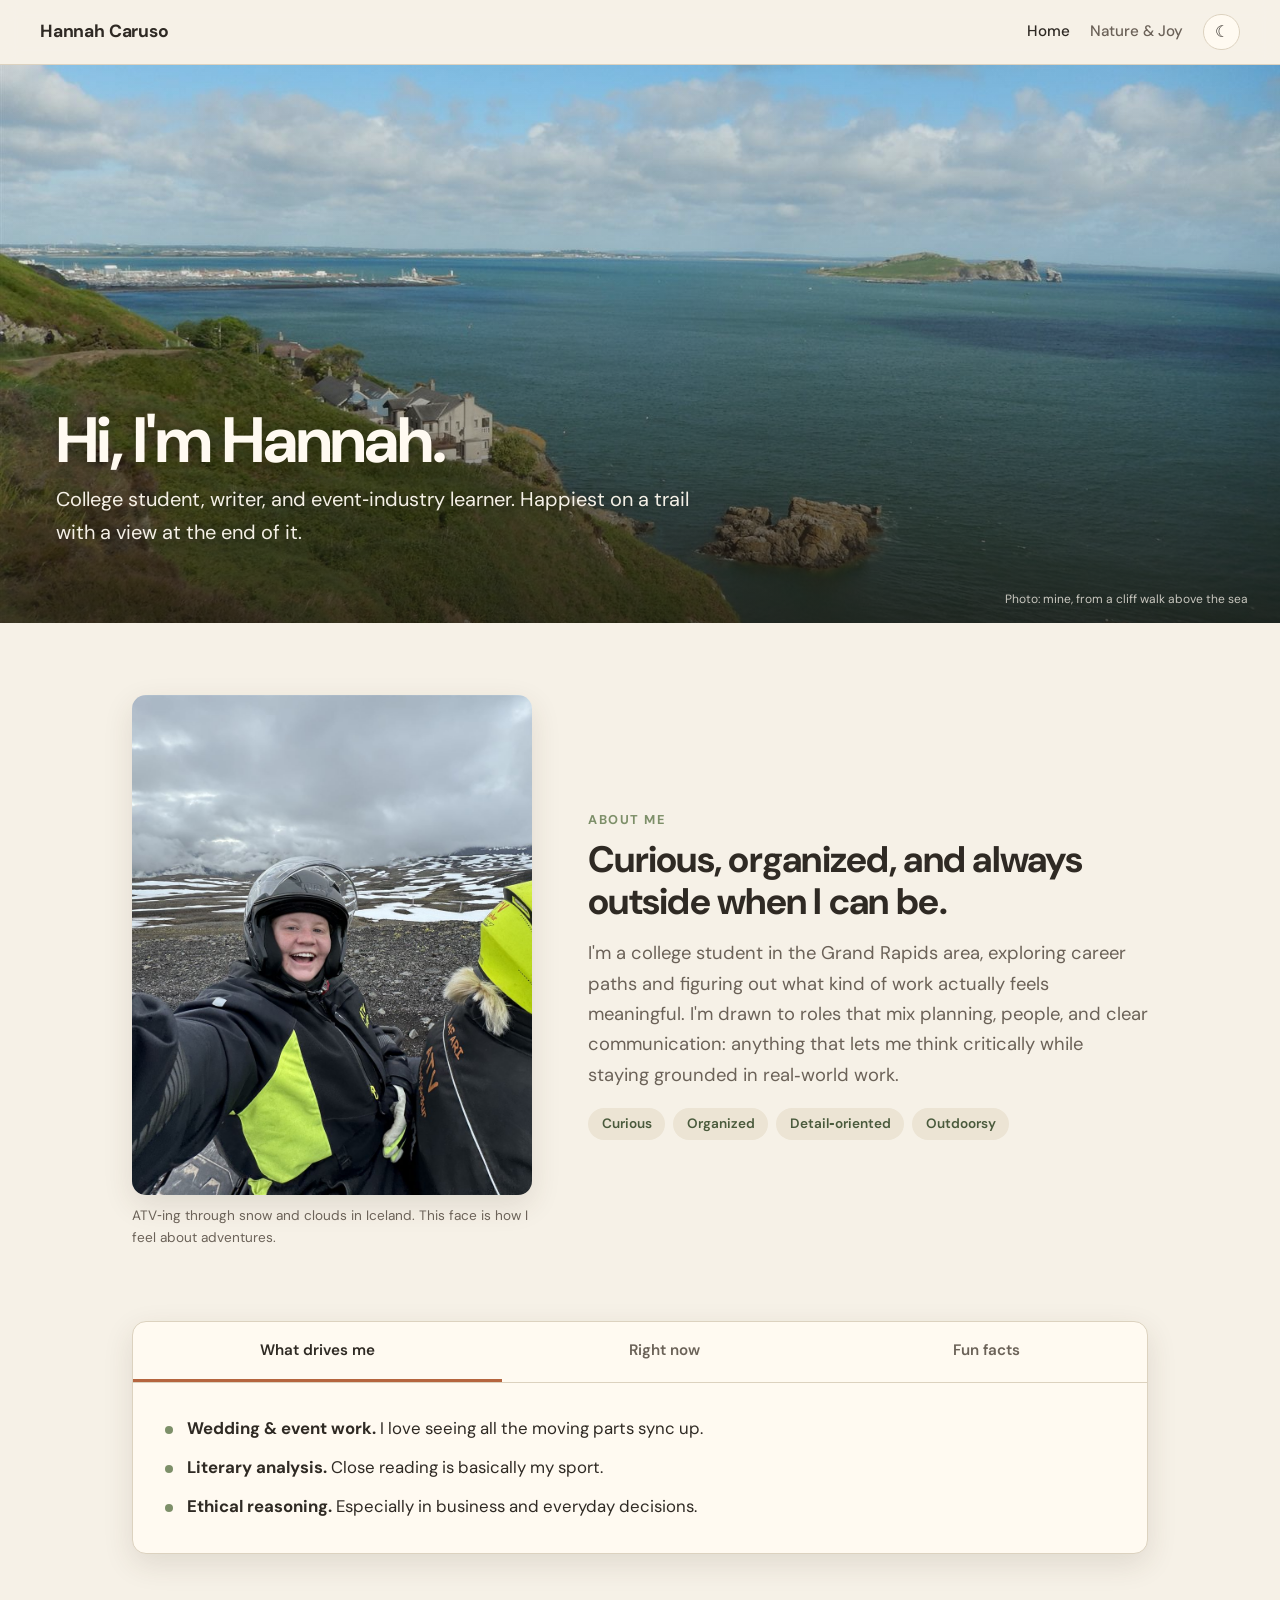
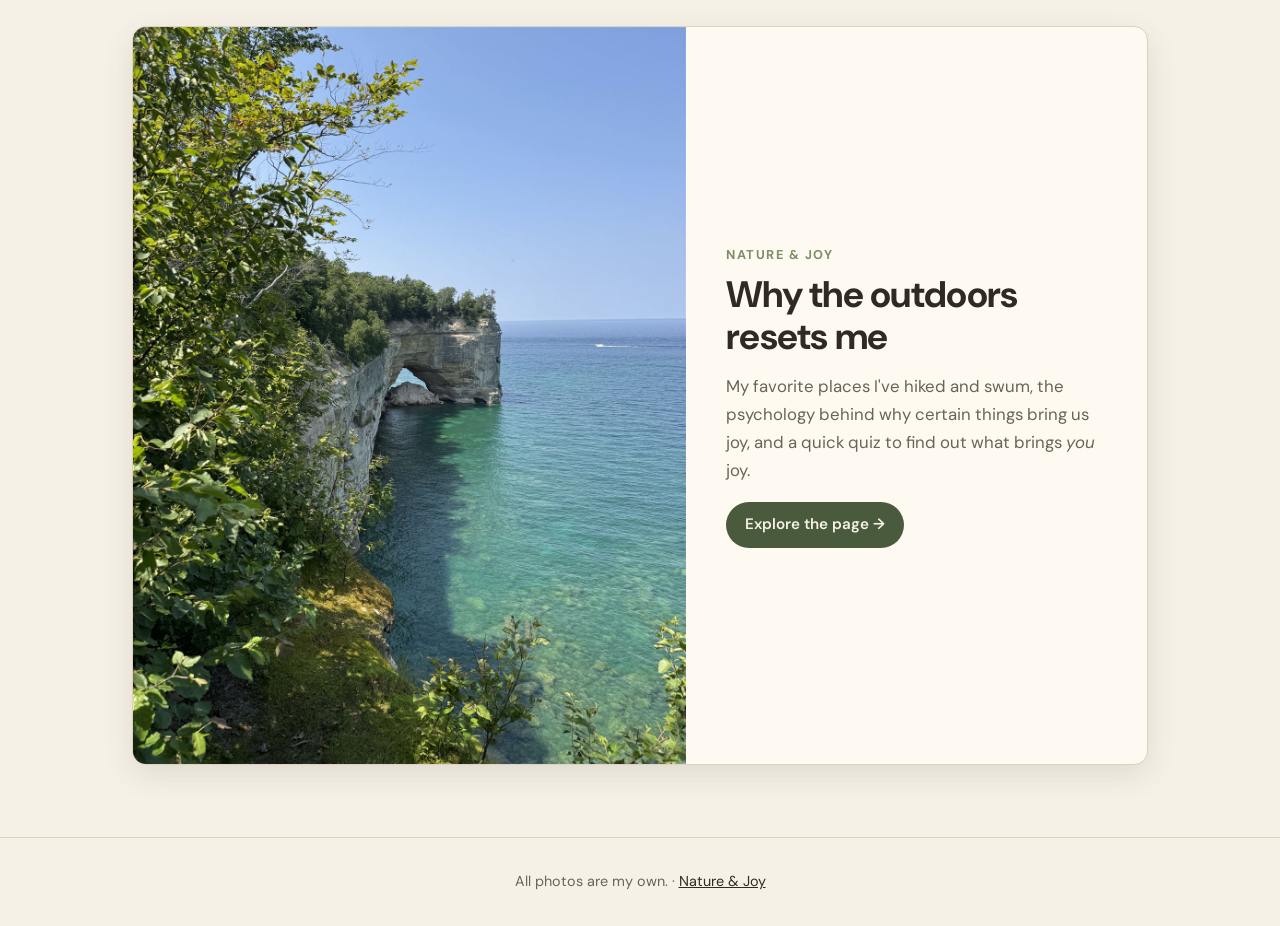
<file: index.html>
<!DOCTYPE html>
<html lang="en">
<head>
  <meta charset="UTF-8" />
  <title>Hannah Caruso</title>
  <meta name="viewport" content="width=device-width, initial-scale=1" />
  <meta name="description" content="Hannah Caruso: college student, writer, event-industry learner, and happiest outdoors." />
  <script>try { var t = localStorage.getItem("theme"); if (t) document.documentElement.setAttribute("data-theme", t); } catch (e) {}</script>
  <link rel="preconnect" href="https://fonts.googleapis.com" />
  <link rel="preconnect" href="https://fonts.gstatic.com" crossorigin />
  <link href="https://fonts.googleapis.com/css2?family=DM+Sans:opsz,wght@9..40,400;9..40,500;9..40,600;9..40,700&display=swap" rel="stylesheet" />
  <link rel="stylesheet" href="/style.css" />
</head>

<body>
  <nav class="nav">
    <a class="nav-name" href="/">Hannah Caruso</a>
    <div class="nav-links">
      <a href="/" aria-current="page">Home</a>
      <a href="/nature.html">Nature &amp; Joy</a>
      <button class="theme-toggle" type="button" aria-label="Switch theme">☾</button>
    </div>
  </nav>

  <header class="hero" style="background-image: url('photos/img_0415.jpg');">
    <div class="hero-text">
      <h1>Hi, I'm Hannah.</h1>
      <p>College student, writer, and event‑industry learner. Happiest on a trail with a view at the end of it.</p>
    </div>
    <span class="photo-credit">Photo: mine, from a cliff walk above the sea</span>
  </header>

  <main>
    <section class="wrap intro">
      <figure>
        <img src="photos/img_5174.jpg" alt="Hannah grinning in an ATV helmet on a snowy, rocky mountain plateau" />
        <figcaption>ATV‑ing through snow and clouds in Iceland. This face is how I feel about adventures.</figcaption>
      </figure>
      <div>
        <span class="eyebrow">About me</span>
        <h2>Curious, organized, and always outside when I can be.</h2>
        <p class="lead">
          I'm a college student in the Grand Rapids area, exploring career paths and
          figuring out what kind of work actually feels meaningful. I'm drawn to
          roles that mix planning, people, and clear communication: anything that
          lets me think critically while staying grounded in real‑world work.
        </p>
        <div class="tags">
          <span class="tag">Curious</span>
          <span class="tag">Organized</span>
          <span class="tag">Detail‑oriented</span>
          <span class="tag">Outdoorsy</span>
        </div>
      </div>
    </section>

    <section class="wrap" style="padding-top: 0;">
      <div class="tabs">
        <div class="tab-list" role="tablist" aria-label="More about Hannah">
          <button role="tab" id="tab-drives" aria-controls="panel-drives" aria-selected="true">What drives me</button>
          <button role="tab" id="tab-now" aria-controls="panel-now" aria-selected="false" tabindex="-1">Right now</button>
          <button role="tab" id="tab-facts" aria-controls="panel-facts" aria-selected="false" tabindex="-1">Fun facts</button>
        </div>

        <div class="tab-panel" id="panel-drives" role="tabpanel" aria-labelledby="tab-drives">
          <ul class="list">
            <li><strong>Wedding &amp; event work.</strong> I love seeing all the moving parts sync up.</li>
            <li><strong>Literary analysis.</strong> Close reading is basically my sport.</li>
            <li><strong>Ethical reasoning.</strong> Especially in business and everyday decisions.</li>
          </ul>
        </div>

        <div class="tab-panel" id="panel-now" role="tabpanel" aria-labelledby="tab-now" hidden>
          <p>
            I'm gaining hands‑on experience in the wedding industry while sharpening my
            academic writing and analysis skills. I like being both behind the scenes
            and thoughtfully involved in the bigger picture.
          </p>
        </div>

        <div class="tab-panel" id="panel-facts" role="tabpanel" aria-labelledby="tab-facts" hidden>
          <ul class="list">
            <li>I love simple weekly meal routines.</li>
            <li>No fish or tuna.</li>
            <li>Cottage cheese is always a yes if it's large curd.</li>
            <li>I swim for fun, never for laps.</li>
          </ul>
        </div>
      </div>
    </section>

    <section class="wrap" style="padding-top: 0;">
      <a class="feature" href="/nature.html">
        <img src="photos/img_3946.jpg" alt="Sandstone arch over turquoise Lake Superior water, framed by green leaves" />
        <div class="feature-body">
          <span class="eyebrow">Nature &amp; Joy</span>
          <h2>Why the outdoors resets me</h2>
          <p>
            My favorite places I've hiked and swum, the psychology behind why certain
            things bring us joy, and a quick quiz to find out what brings <em>you</em> joy.
          </p>
          <span class="button">Explore the page →</span>
        </div>
      </a>
    </section>
  </main>

  <footer>
    All photos are my own. · <a href="/nature.html">Nature &amp; Joy</a>
  </footer>

  <script src="/site.js"></script>
</body>
</html>
</file>
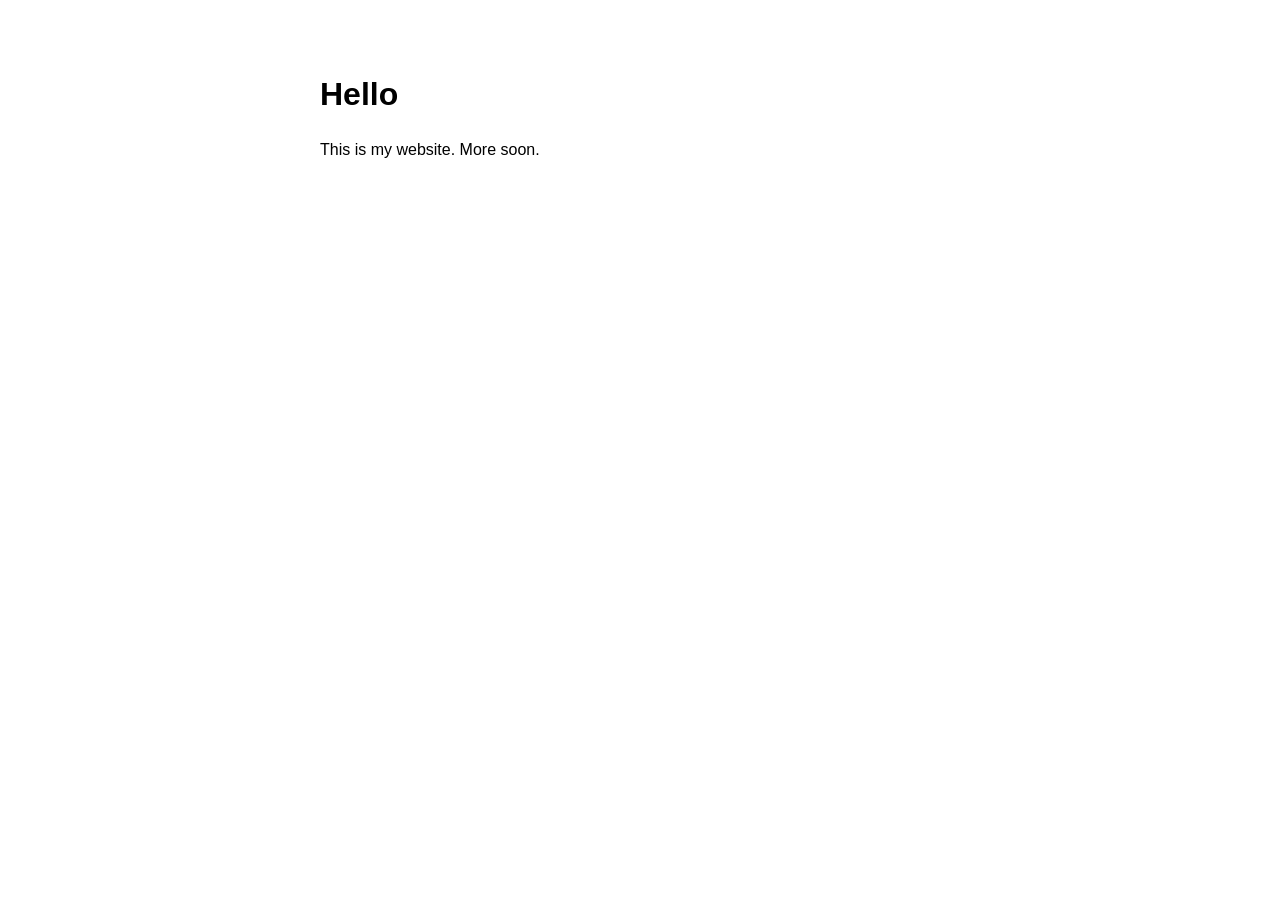
<file: .claude/skills/github-pages/reference/starter-index.html>
<!doctype html>
<html lang="en">
<head>
  <meta charset="utf-8">
  <meta name="viewport" content="width=device-width, initial-scale=1">
  <title>My Site</title>
  <style>
    :root { color-scheme: light dark; }
    body {
      font-family: -apple-system, BlinkMacSystemFont, "Segoe UI", Helvetica, Arial, sans-serif;
      line-height: 1.6;
      max-width: 40rem;
      margin: 0 auto;
      padding: 3rem 1.25rem;
    }
    h1 { font-size: 2rem; margin-bottom: 0.25rem; }
    nav a { margin-right: 1rem; }
  </style>
</head>
<body>
  <h1>Hello</h1>
  <p>This is my website. More soon.</p>
  <nav>
    <!-- Link pages by filename: /about.html, not /about/ -->
  </nav>
</body>
</html>
</file>
<file: style.css>
/* Earthy & warm: cream, sage, olive, clay. Clean modern type (DM Sans). */
:root {
  --bg: #f6f1e7;
  --surface: #fffaf1;
  --surface-2: #ece4d4;
  --text: #2f2a24;
  --muted: #6b6258;
  --sage: #7d8f69;
  --olive: #4a5a3c;
  --clay: #b5653f;
  --line: #dcd2bf;
  --shadow: 0 10px 30px rgba(62, 50, 34, 0.12);
  --radius: 14px;
  color-scheme: light;
}

@media (prefers-color-scheme: dark) {
  :root:not([data-theme="light"]) {
    --bg: #1b1d18;
    --surface: #24271f;
    --surface-2: #2e3227;
    --text: #efe8da;
    --muted: #b3aa9a;
    --sage: #a3b58c;
    --olive: #c5d3ae;
    --clay: #de8f68;
    --line: #3a3e32;
    --shadow: 0 10px 30px rgba(0, 0, 0, 0.35);
    color-scheme: dark;
  }
}

:root[data-theme="dark"] {
  --bg: #1b1d18;
  --surface: #24271f;
  --surface-2: #2e3227;
  --text: #efe8da;
  --muted: #b3aa9a;
  --sage: #a3b58c;
  --olive: #c5d3ae;
  --clay: #de8f68;
  --line: #3a3e32;
  --shadow: 0 10px 30px rgba(0, 0, 0, 0.35);
  color-scheme: dark;
}

* {
  box-sizing: border-box;
  margin: 0;
  padding: 0;
}

html {
  scroll-behavior: smooth;
}

body {
  font-family: "DM Sans", system-ui, -apple-system, "Segoe UI", sans-serif;
  background: var(--bg);
  color: var(--text);
  line-height: 1.65;
  font-size: 1.05rem;
  transition: background 0.3s, color 0.3s;
}

img {
  max-width: 100%;
  display: block;
}

a {
  color: var(--clay);
}

/* NAV */
.nav {
  position: sticky;
  top: 0;
  z-index: 10;
  display: flex;
  align-items: center;
  justify-content: space-between;
  gap: 1rem;
  padding: 0.85rem clamp(1rem, 4vw, 2.5rem);
  background: color-mix(in srgb, var(--bg) 88%, transparent);
  backdrop-filter: blur(10px);
  border-bottom: 1px solid var(--line);
}

.nav-name {
  font-weight: 700;
  font-size: 1.1rem;
  color: var(--text);
  text-decoration: none;
  letter-spacing: -0.01em;
}

.nav-links {
  display: flex;
  align-items: center;
  gap: 1.25rem;
}

.nav-links a {
  color: var(--muted);
  text-decoration: none;
  font-size: 0.95rem;
  font-weight: 500;
}

.nav-links a:hover,
.nav-links a[aria-current="page"] {
  color: var(--text);
}

.theme-toggle {
  border: 1px solid var(--line);
  background: var(--surface);
  color: var(--text);
  width: 2.3rem;
  height: 2.3rem;
  border-radius: 50%;
  cursor: pointer;
  font-size: 1rem;
  display: grid;
  place-items: center;
}

.theme-toggle:hover {
  border-color: var(--sage);
}

/* HERO */
.hero {
  position: relative;
  min-height: 62vh;
  display: flex;
  align-items: flex-end;
  padding: clamp(1.5rem, 5vw, 3.5rem);
  color: #fffaf1;
  background-size: cover;
  background-position: center;
}

.hero::after {
  content: "";
  position: absolute;
  inset: 0;
  background: linear-gradient(to top, rgba(28, 24, 18, 0.75), rgba(28, 24, 18, 0.1) 65%);
}

.hero-text {
  position: relative;
  z-index: 1;
  max-width: 640px;
}

.hero h1 {
  font-size: clamp(2.4rem, 7vw, 4rem);
  font-weight: 700;
  line-height: 1.05;
  letter-spacing: -0.03em;
  margin-bottom: 0.6rem;
}

.hero p {
  font-size: clamp(1.05rem, 2.5vw, 1.25rem);
  /* override the global muted gray, which disappears on photos */
  color: #fffaf1;
  opacity: 0.95;
  text-shadow: 0 1px 12px rgba(0, 0, 0, 0.45);
}

.hero h1 {
  text-shadow: 0 2px 16px rgba(0, 0, 0, 0.35);
}

.hero .photo-credit {
  position: absolute;
  right: clamp(1rem, 3vw, 2rem);
  bottom: 0.8rem;
  z-index: 1;
  font-size: 0.75rem;
  opacity: 0.75;
}

/* LAYOUT */
.wrap {
  max-width: 1080px;
  margin: 0 auto;
  padding: clamp(2.5rem, 6vw, 4.5rem) clamp(1rem, 4vw, 2rem);
}

.eyebrow {
  display: inline-block;
  font-size: 0.8rem;
  font-weight: 700;
  letter-spacing: 0.12em;
  text-transform: uppercase;
  color: var(--sage);
  margin-bottom: 0.5rem;
}

h2 {
  font-size: clamp(1.7rem, 4vw, 2.3rem);
  font-weight: 700;
  letter-spacing: -0.02em;
  line-height: 1.15;
  margin-bottom: 1rem;
}

h3 {
  font-size: 1.1rem;
  font-weight: 700;
  margin-bottom: 0.35rem;
}

p {
  color: var(--muted);
  margin-bottom: 1.1rem;
}

.lead {
  font-size: 1.15rem;
  max-width: 62ch;
}

/* INTRO (photo + text) */
.intro {
  display: grid;
  grid-template-columns: minmax(0, 1fr) minmax(0, 1.4fr);
  gap: clamp(1.5rem, 5vw, 3.5rem);
  align-items: center;
}

.intro figure {
  margin: 0;
}

.intro img {
  width: 100%;
  aspect-ratio: 4 / 5;
  object-fit: cover;
  border-radius: var(--radius);
  box-shadow: var(--shadow);
}

figcaption {
  font-size: 0.85rem;
  color: var(--muted);
  margin-top: 0.6rem;
}

/* TAGS */
.tags {
  display: flex;
  flex-wrap: wrap;
  gap: 0.5rem;
  margin-top: 1rem;
}

.tag {
  background: var(--surface-2);
  color: var(--olive);
  padding: 0.3rem 0.85rem;
  border-radius: 999px;
  font-size: 0.85rem;
  font-weight: 600;
}

/* TABS */
.tabs {
  background: var(--surface);
  border: 1px solid var(--line);
  border-radius: var(--radius);
  box-shadow: var(--shadow);
  overflow: hidden;
}

.tab-list {
  display: flex;
  overflow-x: auto;
  border-bottom: 1px solid var(--line);
  scrollbar-width: none;
}

.tab-list button {
  flex: 1 0 auto;
  background: none;
  border: none;
  border-bottom: 3px solid transparent;
  padding: 1rem 1.25rem;
  font: inherit;
  font-weight: 600;
  font-size: 0.95rem;
  color: var(--muted);
  cursor: pointer;
  white-space: nowrap;
}

.tab-list button:hover {
  color: var(--text);
}

.tab-list button[aria-selected="true"] {
  color: var(--text);
  border-bottom-color: var(--clay);
}

.tab-panel {
  padding: clamp(1.25rem, 4vw, 2rem);
}

.tab-panel[hidden] {
  display: none;
}

.tab-panel p:last-child {
  margin-bottom: 0;
}

/* LISTS */
.list {
  list-style: none;
  display: grid;
  gap: 0.7rem;
}

.list li {
  position: relative;
  padding-left: 1.4rem;
}

.list li::before {
  content: "";
  position: absolute;
  left: 0;
  top: 0.62em;
  width: 0.5rem;
  height: 0.5rem;
  border-radius: 50%;
  background: var(--sage);
}

/* FEATURE CARD (link to nature page) */
.feature {
  display: grid;
  grid-template-columns: minmax(0, 1.2fr) minmax(0, 1fr);
  background: var(--surface);
  border: 1px solid var(--line);
  border-radius: var(--radius);
  overflow: hidden;
  box-shadow: var(--shadow);
  text-decoration: none;
  color: inherit;
  transition: transform 0.2s;
}

.feature:hover {
  transform: translateY(-3px);
}

.feature img {
  width: 100%;
  height: 100%;
  min-height: 260px;
  object-fit: cover;
}

.feature-body {
  padding: clamp(1.5rem, 4vw, 2.5rem);
  display: flex;
  flex-direction: column;
  justify-content: center;
}

.button {
  display: inline-flex;
  align-items: center;
  gap: 0.4rem;
  align-self: flex-start;
  background: var(--olive);
  color: var(--bg);
  padding: 0.65rem 1.2rem;
  border-radius: 999px;
  font-weight: 600;
  font-size: 0.95rem;
  text-decoration: none;
  border: none;
  cursor: pointer;
  font-family: inherit;
}

.button:hover {
  background: var(--clay);
}

/* IDEA CARDS */
.ideas {
  display: grid;
  grid-template-columns: repeat(auto-fit, minmax(250px, 1fr));
  gap: 1rem;
}

.idea {
  background: var(--surface);
  border: 1px solid var(--line);
  border-radius: var(--radius);
  padding: 1.25rem 1.35rem;
}

.idea p {
  margin-bottom: 0;
  font-size: 0.98rem;
}

.idea .who {
  display: block;
  font-size: 0.8rem;
  font-weight: 600;
  color: var(--sage);
  margin-bottom: 0.4rem;
}

/* GALLERY */
.filters {
  display: flex;
  flex-wrap: wrap;
  gap: 0.5rem;
  margin: 1.25rem 0 1.5rem;
}

.filters button {
  font: inherit;
  font-size: 0.9rem;
  font-weight: 600;
  padding: 0.45rem 1rem;
  border-radius: 999px;
  border: 1px solid var(--line);
  background: var(--surface);
  color: var(--muted);
  cursor: pointer;
}

.filters button:hover {
  color: var(--text);
  border-color: var(--sage);
}

.filters button[aria-pressed="true"] {
  background: var(--olive);
  border-color: var(--olive);
  color: var(--bg);
}

.gallery {
  display: grid;
  grid-template-columns: repeat(auto-fill, minmax(220px, 1fr));
  gap: 0.9rem;
}

.gallery button {
  position: relative;
  border: none;
  padding: 0;
  background: var(--surface-2);
  border-radius: var(--radius);
  overflow: hidden;
  cursor: zoom-in;
  aspect-ratio: 4 / 5;
}

.gallery button[hidden] {
  display: none;
}

.gallery img {
  width: 100%;
  height: 100%;
  object-fit: cover;
  transition: transform 0.4s;
}

.gallery button:hover img,
.gallery button:focus-visible img {
  transform: scale(1.04);
}

.gallery .cap {
  position: absolute;
  left: 0;
  right: 0;
  bottom: 0;
  padding: 2rem 0.9rem 0.75rem;
  background: linear-gradient(to top, rgba(28, 24, 18, 0.8), transparent);
  color: #fffaf1;
  font-size: 0.88rem;
  font-weight: 600;
  text-align: left;
}

.gallery-count {
  font-size: 0.9rem;
  color: var(--muted);
  margin-top: 1rem;
}

/* LIGHTBOX */
.lightbox {
  border: none;
  padding: 0;
  background: transparent;
  max-width: min(94vw, 1100px);
  max-height: 94vh;
  margin: auto;
}

.lightbox::backdrop {
  background: rgba(20, 17, 12, 0.88);
}

.lightbox figure {
  margin: 0;
  display: flex;
  flex-direction: column;
  align-items: center;
}

.lightbox img {
  max-width: 100%;
  max-height: 80vh;
  border-radius: 10px;
  object-fit: contain;
}

.lightbox figcaption {
  color: #efe8da;
  text-align: center;
  font-size: 1rem;
  margin-top: 0.8rem;
  max-width: 60ch;
}

.lightbox-controls {
  display: flex;
  justify-content: center;
  gap: 0.6rem;
  margin-top: 0.8rem;
}

.lightbox-controls button {
  font: inherit;
  font-weight: 600;
  background: rgba(255, 250, 241, 0.12);
  color: #fffaf1;
  border: 1px solid rgba(255, 250, 241, 0.3);
  border-radius: 999px;
  padding: 0.45rem 1rem;
  cursor: pointer;
}

.lightbox-controls button:hover {
  background: rgba(255, 250, 241, 0.25);
}

/* QUIZ */
.quiz {
  background: var(--surface);
  border: 1px solid var(--line);
  border-radius: var(--radius);
  padding: clamp(1.25rem, 4vw, 2.25rem);
  box-shadow: var(--shadow);
}

.choices {
  display: grid;
  grid-template-columns: repeat(auto-fit, minmax(220px, 1fr));
  gap: 0.6rem;
  margin: 1.25rem 0;
}

.choice {
  display: flex;
  align-items: center;
  gap: 0.7rem;
  padding: 0.8rem 1rem;
  border: 1px solid var(--line);
  border-radius: 12px;
  cursor: pointer;
  background: var(--bg);
  font-weight: 500;
}

.choice:hover {
  border-color: var(--sage);
}

.choice input {
  accent-color: var(--olive);
  width: 1.1rem;
  height: 1.1rem;
}

.choice:has(input:checked) {
  border-color: var(--olive);
  background: var(--surface-2);
}

.quiz-hint {
  font-size: 0.9rem;
  margin: 0.75rem 0 0;
}

.result {
  display: grid;
  grid-template-columns: 180px minmax(0, 1fr);
  gap: 1.25rem;
  align-items: center;
  margin-top: 1.5rem;
  padding-top: 1.5rem;
  border-top: 1px solid var(--line);
}

.result[hidden] {
  display: none;
}

.result img {
  width: 100%;
  aspect-ratio: 1;
  object-fit: cover;
  border-radius: 12px;
}

.result p {
  margin-bottom: 0.5rem;
}

/* FOOTER */
footer {
  border-top: 1px solid var(--line);
  text-align: center;
  padding: 2rem 1rem;
  color: var(--muted);
  font-size: 0.9rem;
}

footer a {
  color: var(--text);
}

/* PHONE */
@media (max-width: 720px) {
  .intro,
  .feature {
    grid-template-columns: 1fr;
  }

  .intro img {
    aspect-ratio: 4 / 3;
  }

  .feature img {
    min-height: 200px;
    max-height: 240px;
  }

  .result {
    grid-template-columns: 1fr;
  }

  .result img {
    aspect-ratio: 16 / 9;
  }

  .nav-links {
    gap: 0.9rem;
  }

  .gallery {
    grid-template-columns: repeat(2, 1fr);
    gap: 0.6rem;
  }

  .gallery .cap {
    font-size: 0.78rem;
    padding: 1.5rem 0.6rem 0.5rem;
  }
}

@media (max-width: 420px) {
  .nav-name {
    font-size: 0.98rem;
  }

  .nav-links {
    gap: 0.7rem;
  }

  .nav-links a {
    font-size: 0.88rem;
  }
}

@media (prefers-reduced-motion: reduce) {
  * {
    transition: none !important;
    scroll-behavior: auto !important;
  }
}
</file>
